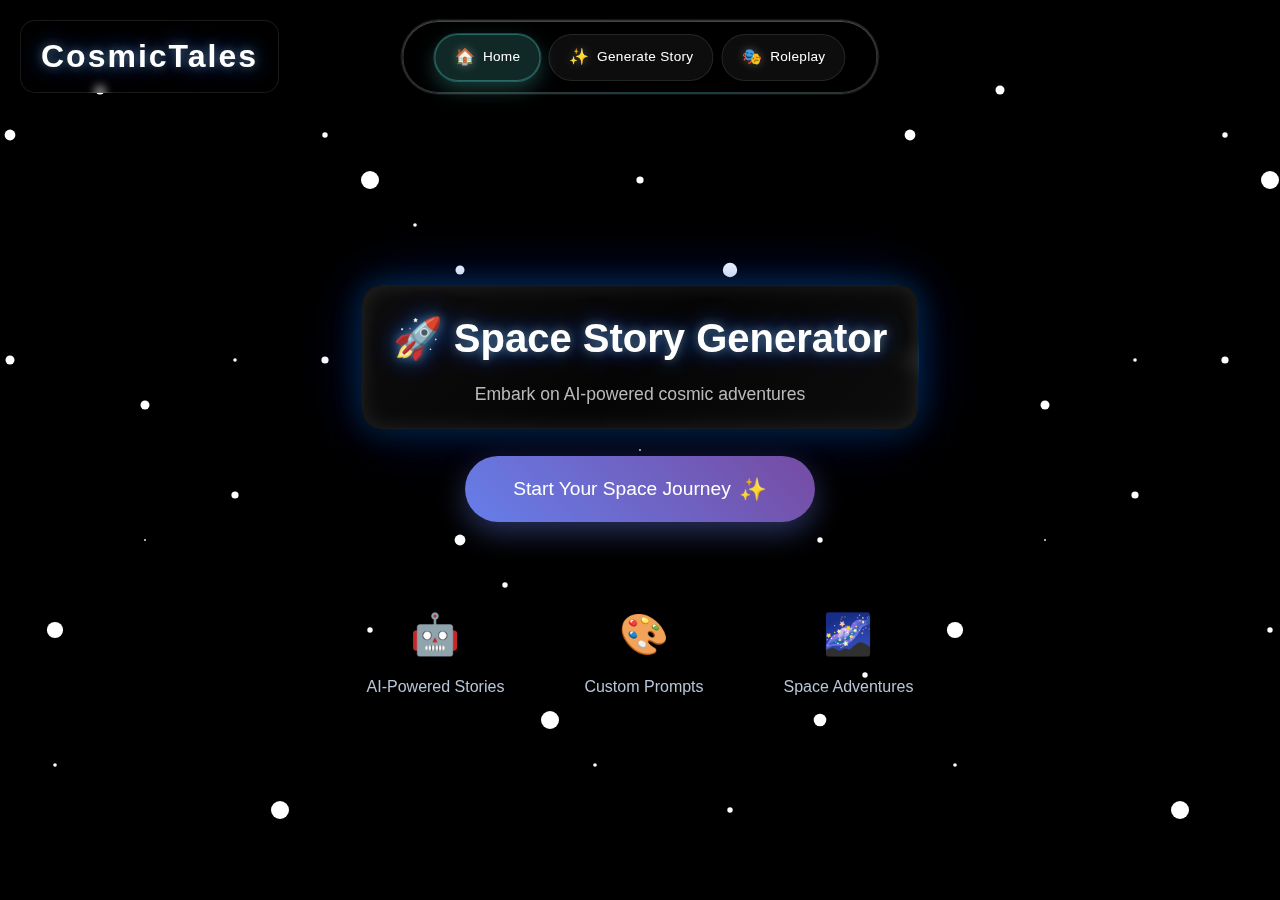
<file: cosmic-tales-JKJ/index.html>
<!DOCTYPE html>
<html lang="en">
<head>
    <meta charset="UTF-8">
    <meta name="viewport" content="width=device-width, initial-scale=1.0">
    <title>Space Story Generator - Home</title>
    <link rel="stylesheet" href="styles.css">
    <style>
        .brand-logo {
            position: fixed;
            top: 20px;
            left: 20px;
            z-index: 1000;
            font-family: 'Orbitron', 'Arial', sans-serif;
            font-size: 2rem;
            font-weight: 700;
            color: #ffffff;
            text-shadow: 
                0 0 10px rgba(255, 255, 255, 0.3),
                0 0 20px rgba(0, 150, 255, 0.5),
                0 0 30px rgba(0, 100, 255, 0.3);
            letter-spacing: 2px;
            animation: brandGlow 3s ease-in-out infinite alternate;
            background: rgba(0, 0, 0, 0.3);
            padding: 10px 20px;
            border-radius: 15px;
            backdrop-filter: blur(5px);
            border: 1px solid rgba(255, 255, 255, 0.1);
        }
        
        @keyframes brandGlow {
            0% {
                text-shadow: 
                    0 0 10px rgba(255, 255, 255, 0.3),
                    0 0 20px rgba(0, 150, 255, 0.5),
                    0 0 30px rgba(0, 100, 255, 0.3);
            }
            100% {
                text-shadow: 
                    0 0 15px rgba(255, 255, 255, 0.4),
                    0 0 25px rgba(0, 200, 255, 0.6),
                    0 0 35px rgba(0, 150, 255, 0.4);
            }
        }
        
        @media (max-width: 768px) {
            .brand-logo {
                font-size: 1.5rem;
                top: 15px;
                left: 15px;
                padding: 8px 15px;
            }
        }
        
        @media (max-width: 480px) {
            .brand-logo {
                font-size: 1.2rem;
                top: 10px;
                left: 10px;
                padding: 6px 12px;
                letter-spacing: 1px;
            }
        }
        
        .logo-container {
            background: rgba(0, 0, 0, 0.7);
            border-radius: 20px;
            padding: 20px 30px;
            margin: 20px auto;
            max-width: 600px;
            display: inline-block;
            box-shadow: 
                0 0 20px rgba(255, 255, 255, 0.1) inset,
                0 8px 32px rgba(0, 0, 0, 0.3),
                0 0 30px rgba(0, 150, 255, 0.3),
                0 0 60px rgba(0, 100, 255, 0.2),
                0 0 90px rgba(0, 50, 255, 0.1);
            backdrop-filter: blur(10px);
            border: 1px solid rgba(255, 255, 255, 0.1);
            position: relative;
            overflow: hidden;
            animation: glow 3s ease-in-out infinite alternate;
        }
        
        @keyframes glow {
            0% {
                box-shadow: 
                    0 0 20px rgba(255, 255, 255, 0.1) inset,
                    0 8px 32px rgba(0, 0, 0, 0.3),
                    0 0 30px rgba(0, 150, 255, 0.3),
                    0 0 60px rgba(0, 100, 255, 0.2),
                    0 0 90px rgba(0, 50, 255, 0.1);
            }
            100% {
                box-shadow: 
                    0 0 20px rgba(255, 255, 255, 0.1) inset,
                    0 8px 32px rgba(0, 0, 0, 0.3),
                    0 0 40px rgba(0, 200, 255, 0.4),
                    0 0 80px rgba(0, 150, 255, 0.3),
                    0 0 120px rgba(0, 100, 255, 0.2);
            }
        }
        .logo-container::before {
            content: '';
            position: absolute;
            top: 0;
            left: 0;
            right: 0;
            bottom: 0;
            background: linear-gradient(135deg, rgba(255, 255, 255, 0.05) 0%, rgba(255, 255, 255, 0.02) 50%, rgba(255, 255, 255, 0.05) 100%);
            border-radius: 20px;
            pointer-events: none;
        }
        .logo-container h1 {
            margin: 0;
            color: #ffffff;
            text-shadow: 
                0 0 10px rgba(255, 255, 255, 0.3),
                0 0 20px rgba(0, 150, 255, 0.5),
                0 0 30px rgba(0, 100, 255, 0.3),
                0 0 40px rgba(0, 50, 255, 0.2);
            font-size: 2.5rem;
            text-align: center;
            white-space: nowrap;
            animation: textGlow 2s ease-in-out infinite alternate;
        }
        
        @keyframes textGlow {
            0% {
                text-shadow: 
                    0 0 10px rgba(255, 255, 255, 0.3),
                    0 0 20px rgba(0, 150, 255, 0.5),
                    0 0 30px rgba(0, 100, 255, 0.3),
                    0 0 40px rgba(0, 50, 255, 0.2);
            }
            100% {
                text-shadow: 
                    0 0 15px rgba(255, 255, 255, 0.4),
                    0 0 25px rgba(0, 200, 255, 0.6),
                    0 0 35px rgba(0, 150, 255, 0.4),
                    0 0 45px rgba(0, 100, 255, 0.3);
            }
        }
        .logo-container .tagline {
            margin: 10px 0 0 0;
            color: #b8b8b8;
            text-align: center;
            font-size: 1.1rem;
        }
        @media (max-width: 768px) {
            .logo-container {
                padding: 15px 20px;
                margin: 15px auto;
                max-width: 90%;
            }
            .logo-container h1 {
                font-size: 2rem;
            }
            .logo-container .tagline {
                font-size: 1rem;
            }
        }
        @media (max-width: 480px) {
            .logo-container {
                padding: 12px 15px;
            }
            .logo-container h1 {
                font-size: 1.5rem;
            }
            .logo-container .tagline {
                font-size: 0.9rem;
            }
        }
    </style>
</head>
<body class="landing-page">
    <div class="brand-logo">CosmicTales</div>
    <div class="stars"></div>
    <div class="twinkling"></div>
    <div class="sparkles"></div>
    
    <!-- Floating Navigation Bar -->
    <nav class="floating-nav">
        <div class="nav-container">
            <a href="index.html" class="nav-link active" data-page="home">
                <span class="nav-icon">🏠</span>
                <span class="nav-text">Home</span>
            </a>
            <a href="generate.html" class="nav-link" data-page="generate">
                <span class="nav-icon">✨</span>
                <span class="nav-text">Generate Story</span>
            </a>
            <a href="shared.html" class="nav-link" data-page="shared">
                <span class="nav-icon">🎭</span>
                <span class="nav-text">Roleplay</span>
            </a>
        </div>
    </nav>
    
    <div class="landing-content">
        <div class="logo-container">
            <h1>🚀 Space Story Generator</h1>
            <p class="tagline">Embark on AI-powered cosmic adventures</p>
        </div>
        
        <div class="cta-section">
            <button class="start-button" onclick="startJourney()">
                <span class="button-text">Start Your Space Journey</span>
                <span class="button-icon">✨</span>
            </button>
        </div>
        
        <div class="features">
            <div class="feature">
                <span class="feature-icon">🤖</span>
                <p>AI-Powered Stories</p>
            </div>
            <div class="feature">
                <span class="feature-icon">🎨</span>
                <p>Custom Prompts</p>
            </div>
            <div class="feature">
                <span class="feature-icon">🌌</span>
                <p>Space Adventures</p>
            </div>
        </div>
    </div>

    <script src="config.js"></script>
    <script src="script.js"></script>
</body>
</html>
</file>
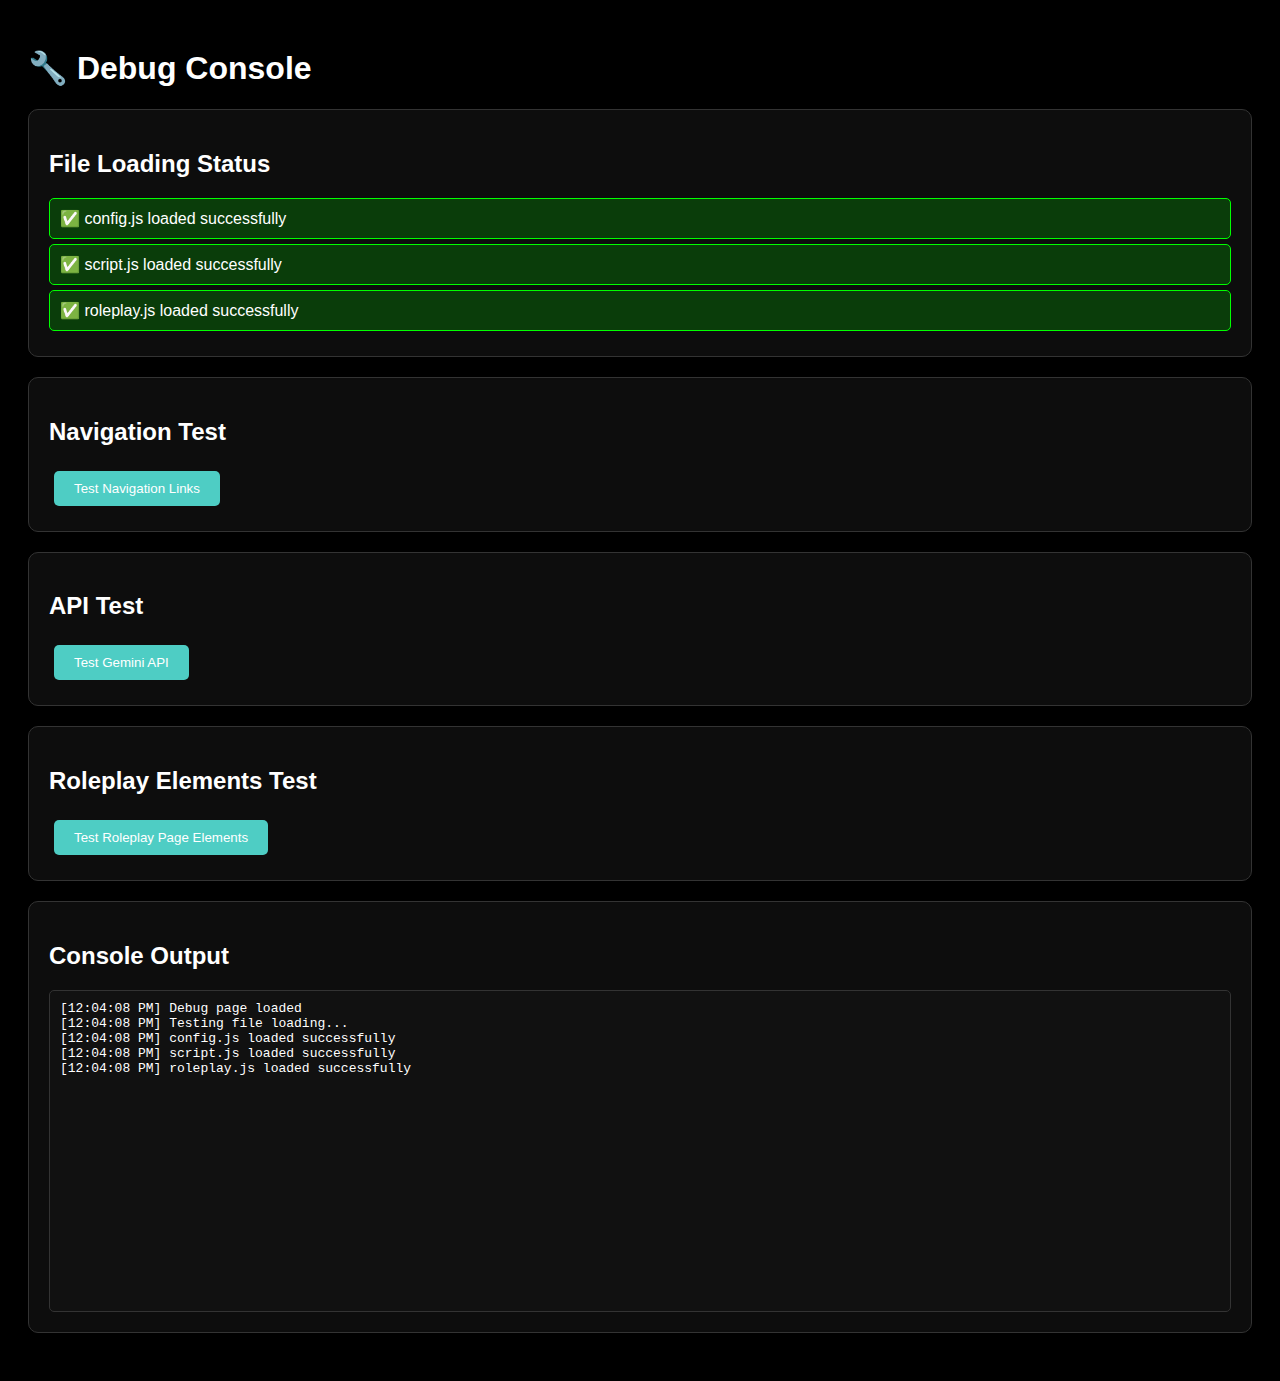
<file: cosmic-tales-JKJ/debug.html>
<!DOCTYPE html>
<html lang="en">
<head>
    <meta charset="UTF-8">
    <meta name="viewport" content="width=device-width, initial-scale=1.0">
    <title>Debug - Space Story Generator</title>
    <style>
        body {
            background: #000;
            color: #fff;
            font-family: Arial, sans-serif;
            padding: 20px;
        }
        .debug-section {
            margin: 20px 0;
            padding: 20px;
            border: 1px solid #333;
            border-radius: 10px;
            background: rgba(255, 255, 255, 0.05);
        }
        .status {
            padding: 10px;
            margin: 5px 0;
            border-radius: 5px;
        }
        .status.success { background: rgba(0, 255, 0, 0.2); border: 1px solid #0f0; }
        .status.error { background: rgba(255, 0, 0, 0.2); border: 1px solid #f00; }
        .status.warning { background: rgba(255, 255, 0, 0.2); border: 1px solid #ff0; }
        button {
            background: #4ecdc4;
            color: white;
            border: none;
            padding: 10px 20px;
            border-radius: 5px;
            cursor: pointer;
            margin: 5px;
        }
        .console {
            background: #111;
            padding: 10px;
            border-radius: 5px;
            font-family: monospace;
            height: 300px;
            overflow-y: auto;
            border: 1px solid #333;
        }
    </style>
</head>
<body>
    <h1>🔧 Debug Console</h1>
    
    <div class="debug-section">
        <h2>File Loading Status</h2>
        <div id="fileStatus"></div>
    </div>
    
    <div class="debug-section">
        <h2>Navigation Test</h2>
        <button onclick="testNavigation()">Test Navigation Links</button>
        <div id="navStatus"></div>
    </div>
    
    <div class="debug-section">
        <h2>API Test</h2>
        <button onclick="testAPI()">Test Gemini API</button>
        <div id="apiStatus"></div>
    </div>
    
    <div class="debug-section">
        <h2>Roleplay Elements Test</h2>
        <button onclick="testRoleplayElements()">Test Roleplay Page Elements</button>
        <div id="roleplayStatus"></div>
    </div>
    
    <div class="debug-section">
        <h2>Console Output</h2>
        <div id="console" class="console"></div>
    </div>

    <script src="config.js"></script>
    <script src="script.js"></script>
    <script src="roleplay.js"></script>
    <script>
        function log(message, type = 'info') {
            const console = document.getElementById('console');
            const timestamp = new Date().toLocaleTimeString();
            const color = type === 'error' ? '#ff6b6b' : type === 'success' ? '#4ecdc4' : '#ffffff';
            console.innerHTML += `<span style="color: ${color}">[${timestamp}] ${message}</span><br>`;
            console.scrollTop = console.scrollHeight;
        }
        
        function addStatus(elementId, message, type = 'success') {
            const element = document.getElementById(elementId);
            const status = document.createElement('div');
            status.className = `status ${type}`;
            status.textContent = message;
            element.appendChild(status);
        }
        
        // Test file loading
        function testFileLoading() {
            log('Testing file loading...');
            
            // Test config.js
            if (window.config) {
                addStatus('fileStatus', '✅ config.js loaded successfully', 'success');
                log('config.js loaded successfully');
            } else {
                addStatus('fileStatus', '❌ config.js failed to load', 'error');
                log('config.js failed to load', 'error');
            }
            
            // Test script.js
            if (typeof generateStory === 'function') {
                addStatus('fileStatus', '✅ script.js loaded successfully', 'success');
                log('script.js loaded successfully');
            } else {
                addStatus('fileStatus', '❌ script.js failed to load', 'error');
                log('script.js failed to load', 'error');
            }
            
            // Test roleplay.js
            if (typeof initializeRoleplay === 'function') {
                addStatus('fileStatus', '✅ roleplay.js loaded successfully', 'success');
                log('roleplay.js loaded successfully');
            } else {
                addStatus('fileStatus', '❌ roleplay.js failed to load', 'error');
                log('roleplay.js failed to load', 'error');
            }
        }
        
        // Test navigation
        function testNavigation() {
            log('Testing navigation...');
            
            const navLinks = document.querySelectorAll('.nav-link');
            if (navLinks.length > 0) {
                addStatus('navStatus', `✅ Found ${navLinks.length} navigation links`, 'success');
                log(`Found ${navLinks.length} navigation links`);
                
                navLinks.forEach((link, index) => {
                    const href = link.getAttribute('href');
                    const page = link.getAttribute('data-page');
                    log(`Link ${index + 1}: ${page} -> ${href}`);
                });
            } else {
                addStatus('navStatus', '❌ No navigation links found', 'error');
                log('No navigation links found', 'error');
            }
        }
        
        // Test API
        async function testAPI() {
            log('Testing API connection...');
            
            if (!window.config || !window.config.GEMINI_API_KEY) {
                addStatus('apiStatus', '❌ API key not found', 'error');
                log('API key not found', 'error');
                return;
            }
            
            try {
                const response = await fetch(`${window.config.endpoints[0]}?key=${window.config.GEMINI_API_KEY}`, {
                    method: 'POST',
                    headers: {
                        'Content-Type': 'application/json',
                    },
                    body: JSON.stringify({
                        contents: [{
                            parts: [{
                                text: "Write a very short space story (1 sentence)."
                            }]
                        }],
                        generationConfig: window.config.generationConfig,
                        safetySettings: window.config.safetySettings
                    })
                });
                
                if (response.ok) {
                    const data = await response.json();
                    if (data.candidates && data.candidates[0]) {
                        addStatus('apiStatus', '✅ API connection successful', 'success');
                        log('API connection successful');
                    } else {
                        addStatus('apiStatus', '⚠️ API responded but with unexpected format', 'warning');
                        log('API responded but with unexpected format', 'warning');
                    }
                } else {
                    addStatus('apiStatus', `❌ API error: ${response.status}`, 'error');
                    log(`API error: ${response.status}`, 'error');
                }
            } catch (error) {
                addStatus('apiStatus', `❌ API connection failed: ${error.message}`, 'error');
                log(`API connection failed: ${error.message}`, 'error');
            }
        }
        
        // Test roleplay elements
        function testRoleplayElements() {
            log('Testing roleplay elements...');
            
            // Test if we can access the roleplay page
            fetch('shared.html')
                .then(response => {
                    if (response.ok) {
                        addStatus('roleplayStatus', '✅ Roleplay page accessible', 'success');
                        log('Roleplay page accessible');
                        
                        // Test if roleplay functions exist
                        if (typeof characters !== 'undefined') {
                            addStatus('roleplayStatus', '✅ Characters defined', 'success');
                            log('Characters defined');
                        } else {
                            addStatus('roleplayStatus', '❌ Characters not defined', 'error');
                            log('Characters not defined', 'error');
                        }
                        
                        if (typeof gameState !== 'undefined') {
                            addStatus('roleplayStatus', '✅ Game state defined', 'success');
                            log('Game state defined');
                        } else {
                            addStatus('roleplayStatus', '❌ Game state not defined', 'error');
                            log('Game state not defined', 'error');
                        }
                    } else {
                        addStatus('roleplayStatus', `❌ Roleplay page not accessible: ${response.status}`, 'error');
                        log(`Roleplay page not accessible: ${response.status}`, 'error');
                    }
                })
                .catch(error => {
                    addStatus('roleplayStatus', `❌ Error accessing roleplay page: ${error.message}`, 'error');
                    log(`Error accessing roleplay page: ${error.message}`, 'error');
                });
        }
        
        // Initialize debug
        document.addEventListener('DOMContentLoaded', function() {
            log('Debug page loaded');
            testFileLoading();
        });
        
        // Global error handler
        window.addEventListener('error', function(e) {
            log(`JavaScript error: ${e.error}`, 'error');
        });
    </script>
</body>
</html>
</file>
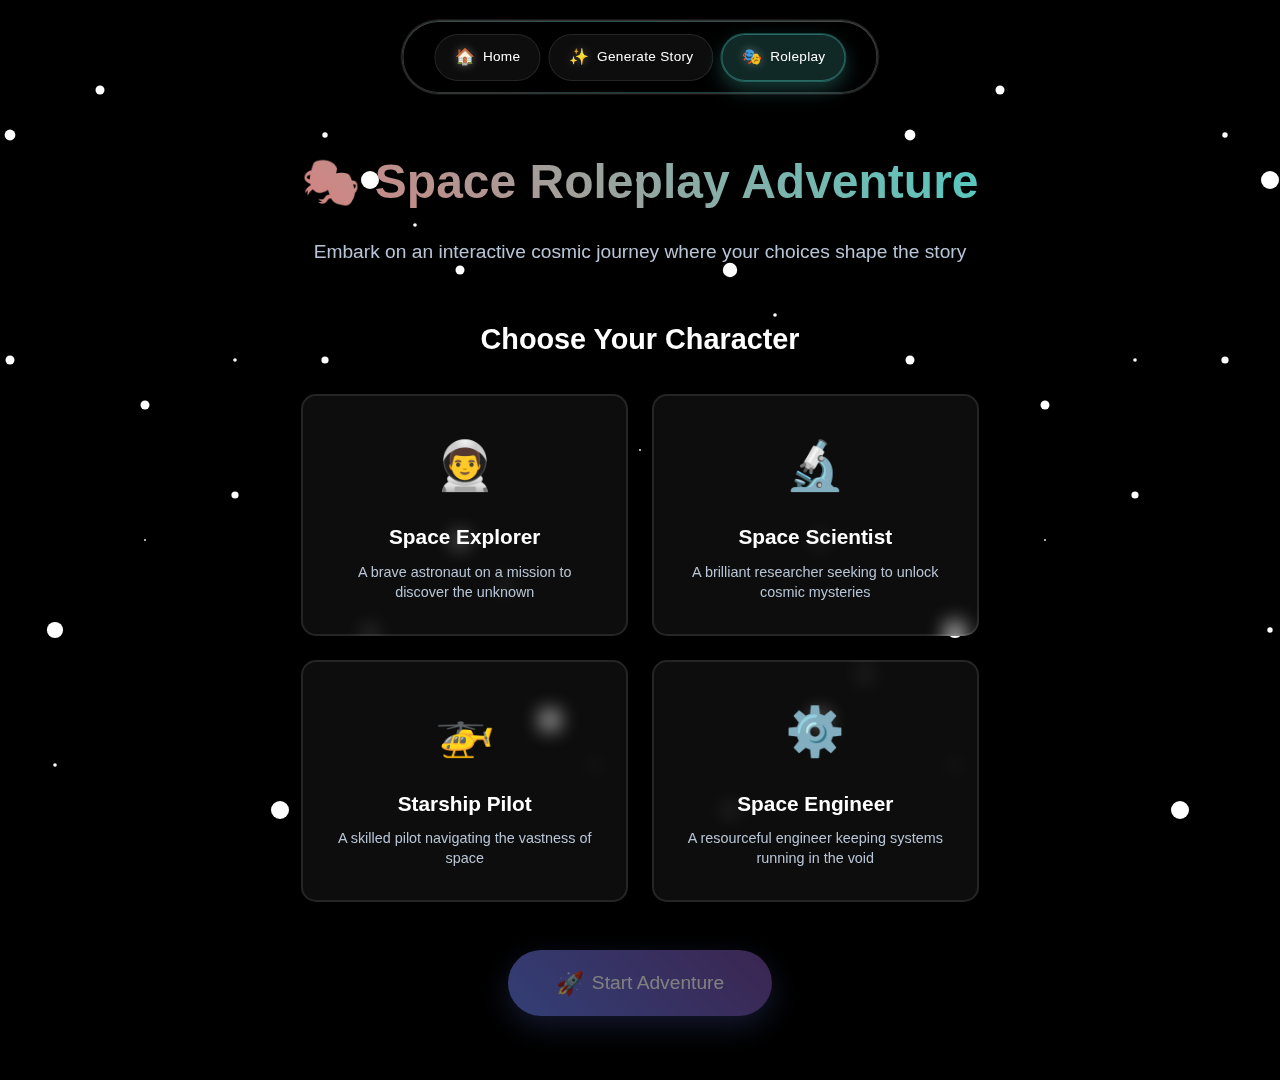
<file: cosmic-tales-JKJ/shared.html>
<!DOCTYPE html>
<html lang="en">
<head>
    <meta charset="UTF-8">
    <meta name="viewport" content="width=device-width, initial-scale=1.0">
    <title>Space Story Generator - Roleplay Adventure</title>
    <link rel="stylesheet" href="styles.css">
</head>
<body class="roleplay-page" style="background: #000000; min-height: 100vh; padding-top: 80px;">
    <div class="stars"></div>
    <div class="twinkling"></div>
    <div class="sparkles"></div>
    
    <!-- Floating Navigation Bar -->
    <nav class="floating-nav">
        <div class="nav-container">
            <a href="index.html" class="nav-link" data-page="home">
                <span class="nav-icon">🏠</span>
                <span class="nav-text">Home</span>
            </a>
            <a href="generate.html" class="nav-link" data-page="generate">
                <span class="nav-icon">✨</span>
                <span class="nav-text">Generate Story</span>
            </a>
            <a href="shared.html" class="nav-link active" data-page="shared">
                <span class="nav-icon">🎭</span>
                <span class="nav-text">Roleplay</span>
            </a>
        </div>
    </nav>

    <main class="roleplay-container">
        <!-- Welcome Screen -->
        <div id="welcomeScreen" class="welcome-screen">
            <div class="welcome-content">
                <h1>🎭 Space Roleplay Adventure</h1>
                <p class="welcome-subtitle">Embark on an interactive cosmic journey where your choices shape the story</p>
                
                <div class="character-selection">
                    <h2>Choose Your Character</h2>
                    <div class="character-grid">
                        <div class="character-card" data-character="astronaut">
                            <div class="character-icon">👨‍🚀</div>
                            <h3>Space Explorer</h3>
                            <p>A brave astronaut on a mission to discover the unknown</p>
                        </div>
                        <div class="character-card" data-character="scientist">
                            <div class="character-icon">🔬</div>
                            <h3>Space Scientist</h3>
                            <p>A brilliant researcher seeking to unlock cosmic mysteries</p>
                        </div>
                        <div class="character-card" data-character="pilot">
                            <div class="character-icon">🚁</div>
                            <h3>Starship Pilot</h3>
                            <p>A skilled pilot navigating the vastness of space</p>
                        </div>
                        <div class="character-card" data-character="engineer">
                            <div class="character-icon">⚙️</div>
                            <h3>Space Engineer</h3>
                            <p>A resourceful engineer keeping systems running in the void</p>
                        </div>
                    </div>
                </div>
                
                <button class="start-adventure-btn" onclick="startAdventure()" disabled>
                    <span class="button-icon">🚀</span>
                    Start Adventure
                </button>
            </div>
        </div>

        <!-- Game Screen -->
        <div id="gameScreen" class="game-screen" style="display: none;">
            <div class="game-header">
                <div class="character-info">
                    <span id="characterIcon" class="character-icon-small"></span>
                    <span id="characterName" class="character-name"></span>
                </div>
                <div class="game-controls">
                    <button class="control-btn" onclick="restartGame()">
                        <span class="button-icon">🔄</span>
                        New Story
                    </button>
                    <button class="control-btn" onclick="showWelcome()">
                        <span class="button-icon">🏠</span>
                        Menu
                    </button>
                </div>
            </div>

            <div class="story-display">
                <div id="storyContent" class="story-content">
                    <!-- Story content will be displayed here -->
                </div>
                
                <div id="choicesContainer" class="choices-container">
                    <!-- Choices will be displayed here -->
                </div>
            </div>

            <div id="loadingIndicator" class="loading-indicator" style="display: none;">
                <div class="spinner"></div>
                <p>Generating your adventure...</p>
            </div>
        </div>
    </main>

    <script src="config.js"></script>
    <script src="script.js"></script>
    <script src="roleplay.js"></script>
    <script>
        // Enhanced error handling and initialization
        window.addEventListener('error', function(e) {
            console.error('JavaScript error:', e.error);
        });
        
        // Ensure roleplay functionality works
        document.addEventListener('DOMContentLoaded', function() {
            console.log('Roleplay page loaded, initializing...');
            
            // Check if all required elements exist
            const welcomeScreen = document.getElementById('welcomeScreen');
            const gameScreen = document.getElementById('gameScreen');
            const characterCards = document.querySelectorAll('.character-card');
            const startBtn = document.querySelector('.start-adventure-btn');
            
            console.log('Elements found:', {
                welcomeScreen: !!welcomeScreen,
                gameScreen: !!gameScreen,
                characterCards: characterCards.length,
                startBtn: !!startBtn
            });
            
            // Initialize character selection if not already done
            if (characterCards.length > 0) {
                characterCards.forEach(card => {
                    card.addEventListener('click', function() {
                        console.log('Character clicked:', this.dataset.character);
                        
                        // Remove previous selection
                        document.querySelectorAll('.character-card').forEach(c => c.classList.remove('selected'));
                        
                        // Add selection
                        this.classList.add('selected');
                        
                        // Enable start button
                        if (startBtn) {
                            startBtn.disabled = false;
                            console.log('Start button enabled');
                        }
                    });
                });
                console.log('Character selection initialized');
            }
            
            // Ensure start adventure function exists
            if (typeof startAdventure === 'undefined') {
                console.error('startAdventure function not found!');
                // Create a fallback
                window.startAdventure = function() {
                    console.log('Fallback startAdventure called');
                    alert('Roleplay functionality is loading... Please try again.');
                };
            }
            
            // Ensure restart and menu functions exist
            if (typeof restartGame === 'undefined') {
                window.restartGame = function() {
                    console.log('Fallback restartGame called');
                    location.reload();
                };
            }
            
            if (typeof showWelcome === 'undefined') {
                window.showWelcome = function() {
                    console.log('Fallback showWelcome called');
                    location.reload();
                };
            }
            
            console.log('Roleplay initialization complete');
        });
    </script>
</body>
</html>
</file>
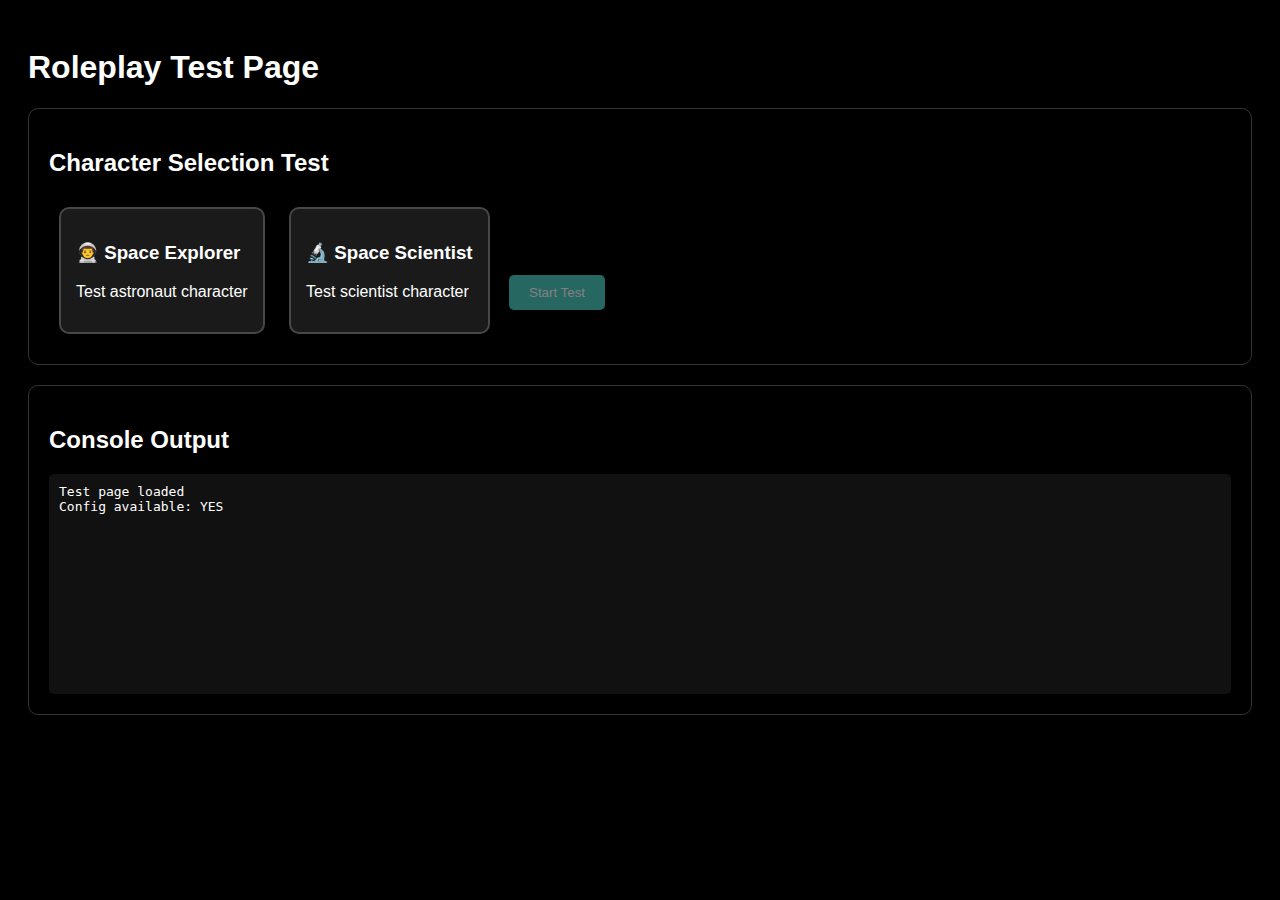
<file: cosmic-tales-JKJ/test-roleplay.html>
<!DOCTYPE html>
<html lang="en">
<head>
    <meta charset="UTF-8">
    <meta name="viewport" content="width=device-width, initial-scale=1.0">
    <title>Roleplay Test</title>
    <style>
        body {
            background: #000;
            color: #fff;
            font-family: Arial, sans-serif;
            padding: 20px;
        }
        .test-section {
            margin: 20px 0;
            padding: 20px;
            border: 1px solid #333;
            border-radius: 10px;
        }
        .character-card {
            background: rgba(255, 255, 255, 0.1);
            border: 2px solid rgba(255, 255, 255, 0.2);
            border-radius: 10px;
            padding: 15px;
            margin: 10px;
            cursor: pointer;
            display: inline-block;
        }
        .character-card.selected {
            border-color: #4ecdc4;
            background: rgba(78, 205, 196, 0.2);
        }
        button {
            background: #4ecdc4;
            color: white;
            border: none;
            padding: 10px 20px;
            border-radius: 5px;
            cursor: pointer;
            margin: 5px;
        }
        button:disabled {
            opacity: 0.5;
            cursor: not-allowed;
        }
    </style>
</head>
<body>
    <h1>Roleplay Test Page</h1>
    
    <div class="test-section">
        <h2>Character Selection Test</h2>
        <div class="character-card" data-character="astronaut">
            <h3>👨‍🚀 Space Explorer</h3>
            <p>Test astronaut character</p>
        </div>
        <div class="character-card" data-character="scientist">
            <h3>🔬 Space Scientist</h3>
            <p>Test scientist character</p>
        </div>
        <button id="startBtn" onclick="testStart()" disabled>Start Test</button>
    </div>
    
    <div class="test-section">
        <h2>Console Output</h2>
        <div id="console" style="background: #111; padding: 10px; border-radius: 5px; font-family: monospace; height: 200px; overflow-y: auto;"></div>
    </div>

    <script src="config.js"></script>
    <script>
        // Simple test functions
        function log(message) {
            const console = document.getElementById('console');
            console.innerHTML += message + '<br>';
            console.scrollTop = console.scrollHeight;
        }
        
        let selectedCharacter = null;
        
        // Add character selection
        document.querySelectorAll('.character-card').forEach(card => {
            card.addEventListener('click', function() {
                log('Character clicked: ' + this.dataset.character);
                
                // Remove previous selection
                document.querySelectorAll('.character-card').forEach(c => c.classList.remove('selected'));
                
                // Add selection
                this.classList.add('selected');
                selectedCharacter = this.dataset.character;
                
                // Enable start button
                document.getElementById('startBtn').disabled = false;
                
                log('Character selected: ' + selectedCharacter);
            });
        });
        
        function testStart() {
            if (!selectedCharacter) {
                log('ERROR: No character selected!');
                return;
            }
            
            log('Starting test with character: ' + selectedCharacter);
            log('Config loaded: ' + (window.config ? 'YES' : 'NO'));
            
            // Test API call
            testAPICall();
        }
        
        async function testAPICall() {
            try {
                log('Testing API call...');
                const response = await fetch(`${window.config.endpoints[0]}?key=${window.config.GEMINI_API_KEY}`, {
                    method: 'POST',
                    headers: {
                        'Content-Type': 'application/json',
                    },
                    body: JSON.stringify({
                        contents: [{
                            parts: [{
                                text: "Write a very short space story (2 sentences) about an astronaut discovering something amazing."
                            }]
                        }],
                        generationConfig: window.config.generationConfig,
                        safetySettings: window.config.safetySettings
                    })
                });
                
                if (!response.ok) {
                    throw new Error(`HTTP ${response.status}`);
                }
                
                const data = await response.json();
                log('API Response received: ' + (data.candidates ? 'SUCCESS' : 'FAILED'));
                
                if (data.candidates && data.candidates[0] && data.candidates[0].content) {
                    const text = data.candidates[0].content.parts[0].text;
                    log('Story generated: ' + text.substring(0, 100) + '...');
                } else {
                    log('ERROR: Invalid API response format');
                }
                
            } catch (error) {
                log('ERROR: ' + error.message);
            }
        }
        
        // Log initial state
        log('Test page loaded');
        log('Config available: ' + (window.config ? 'YES' : 'NO'));
    </script>
</body>
</html>
</file>
<file: cosmic-tales-JKJ/styles.css>
/* Reset and Base Styles */
* {
    margin: 0;
    padding: 0;
    box-sizing: border-box;
}

body {
    font-family: 'Segoe UI', Tahoma, Geneva, Verdana, sans-serif;
    line-height: 1.6;
    color: #ffffff;
    overflow-x: hidden;
    min-height: 100vh;
}

/* Animated Space Background */
.stars, .twinkling, .sparkles {
    position: fixed;
    top: 0;
    left: 0;
    width: 100%;
    height: 100%;
    z-index: -1;
}

.stars {
    background: #000 url('data:image/svg+xml,<svg xmlns="http://www.w3.org/2000/svg" viewBox="0 0 100 100"><circle cx="20" cy="20" r="1" fill="white"/><circle cx="80" cy="40" r="0.5" fill="white"/><circle cx="40" cy="80" r="1" fill="white"/><circle cx="90" cy="10" r="0.5" fill="white"/><circle cx="10" cy="90" r="1" fill="white"/><circle cx="60" cy="30" r="0.8" fill="white"/><circle cx="30" cy="60" r="0.6" fill="white"/><circle cx="70" cy="80" r="0.7" fill="white"/><circle cx="15" cy="40" r="0.4" fill="white"/><circle cx="85" cy="70" r="0.9" fill="white"/></svg>') repeat top center;
    animation: move-stars 200s linear infinite;
}

.twinkling {
    background: transparent url('data:image/svg+xml,<svg xmlns="http://www.w3.org/2000/svg" viewBox="0 0 100 100"><circle cx="30" cy="30" r="0.5" fill="white"/><circle cx="70" cy="60" r="0.3" fill="white"/><circle cx="50" cy="20" r="0.4" fill="white"/><circle cx="20" cy="70" r="0.3" fill="white"/><circle cx="80" cy="15" r="0.6" fill="white"/><circle cx="45" cy="85" r="0.2" fill="white"/><circle cx="95" cy="45" r="0.5" fill="white"/><circle cx="5" cy="55" r="0.4" fill="white"/></svg>') repeat top center;
    animation: twinkle 4s ease-in-out infinite;
}

.sparkles {
    background: transparent url('data:image/svg+xml,<svg xmlns="http://www.w3.org/2000/svg" viewBox="0 0 100 100"><circle cx="25" cy="25" r="0.2" fill="white"/><circle cx="75" cy="75" r="0.3" fill="white"/><circle cx="50" cy="50" r="0.1" fill="white"/><circle cx="10" cy="90" r="0.4" fill="white"/><circle cx="90" cy="10" r="0.2" fill="white"/><circle cx="35" cy="65" r="0.3" fill="white"/><circle cx="65" cy="35" r="0.2" fill="white"/><circle cx="15" cy="15" r="0.3" fill="white"/><circle cx="85" cy="85" r="0.2" fill="white"/><circle cx="40" cy="10" r="0.1" fill="white"/><circle cx="60" cy="90" r="0.3" fill="white"/><circle cx="5" cy="40" r="0.2" fill="white"/><circle cx="95" cy="60" r="0.1" fill="white"/></svg>') repeat top center;
    animation: sparkle 3s ease-in-out infinite;
}

@keyframes move-stars {
    from { transform: translateY(0px); }
    to { transform: translateY(-2000px); }
}

@keyframes twinkle {
    0%, 100% { opacity: 0.3; }
    50% { opacity: 1; }
}

@keyframes sparkle {
    0%, 100% { opacity: 0.2; transform: scale(1); }
    50% { opacity: 0.8; transform: scale(1.2); }
}

/* Landing Page Styles */
.landing-page {
    display: flex;
    align-items: center;
    justify-content: center;
    min-height: 100vh;
    background: #000000;
    padding-top: 80px; /* Space for floating navigation */
}

.landing-content {
    text-align: center;
    max-width: 800px;
    padding: 2rem;
    z-index: 1;
}

.logo h1 {
    font-size: 3.5rem;
    margin-bottom: 1rem;
    background: linear-gradient(45deg, #ff6b6b, #4ecdc4, #45b7d1, #96ceb4);
    background-size: 400% 400%;
    -webkit-background-clip: text;
    -webkit-text-fill-color: transparent;
    background-clip: text;
    animation: gradient-shift 3s ease-in-out infinite;
}

@keyframes gradient-shift {
    0%, 100% { background-position: 0% 50%; }
    50% { background-position: 100% 50%; }
}

.tagline {
    font-size: 1.3rem;
    color: #b8c5d6;
    margin-bottom: 3rem;
    font-weight: 300;
}

.cta-section {
    margin-bottom: 4rem;
}

.start-button {
    background: linear-gradient(45deg, #667eea 0%, #764ba2 100%);
    border: none;
    padding: 1.2rem 3rem;
    font-size: 1.2rem;
    color: white;
    border-radius: 50px;
    cursor: pointer;
    transition: all 0.3s ease;
    box-shadow: 0 10px 30px rgba(102, 126, 234, 0.4);
    display: flex;
    align-items: center;
    gap: 0.5rem;
    margin: 0 auto;
}

.start-button:hover {
    transform: translateY(-3px);
    box-shadow: 0 15px 40px rgba(102, 126, 234, 0.6);
}

.button-icon {
    font-size: 1.4rem;
}

.features {
    display: flex;
    justify-content: center;
    gap: 3rem;
    flex-wrap: wrap;
}

.feature {
    text-align: center;
    padding: 1rem;
}

.feature-icon {
    font-size: 2.5rem;
    display: block;
    margin-bottom: 0.5rem;
}

.feature p {
    color: #b8c5d6;
    font-size: 1rem;
}

/* Floating Navigation Bar */
.floating-nav {
    position: fixed;
    top: 20px;
    left: 50%;
    transform: translateX(-50%);
    background: rgba(0, 0, 0, 0.8);
    backdrop-filter: blur(20px);
    border-radius: 50px;
    z-index: 1000;
    padding: 0.8rem 2rem;
    box-shadow: 
        0 8px 32px rgba(0, 0, 0, 0.6),
        0 0 0 1px rgba(255, 255, 255, 0.1),
        inset 0 1px 0 rgba(255, 255, 255, 0.1);
    border: 1px solid rgba(255, 255, 255, 0.2);
    isolation: isolate;
}

.floating-nav::before {
    content: '';
    position: absolute;
    inset: 0;
    border-radius: 50px;
    padding: 1px;
    background: linear-gradient(45deg, 
        rgba(255, 255, 255, 0.2), 
        rgba(78, 205, 196, 0.3), 
        rgba(255, 255, 255, 0.2));
    mask: linear-gradient(#fff 0 0) content-box, linear-gradient(#fff 0 0);
    mask-composite: exclude;
    -webkit-mask: linear-gradient(#fff 0 0) content-box, linear-gradient(#fff 0 0);
    -webkit-mask-composite: xor;
}

.nav-container {
    display: flex;
    gap: 0.5rem;
    align-items: center;
}

.nav-link {
    position: relative;
    display: flex;
    align-items: center;
    gap: 0.5rem;
    padding: 0.6rem 1.2rem;
    color: #ffffff;
    text-decoration: none;
    border-radius: 25px;
    transition: all 0.3s ease;
    background: rgba(255, 255, 255, 0.05);
    border: 1px solid rgba(255, 255, 255, 0.1);
    font-weight: 500;
    font-size: 0.85rem;
    letter-spacing: 0.3px;
    white-space: nowrap;
}

.nav-link:hover {
    color: #ffffff;
    background: rgba(255, 255, 255, 0.15);
    transform: translateY(-2px);
    box-shadow: 
        0 8px 20px rgba(255, 255, 255, 0.2),
        0 0 0 1px rgba(255, 255, 255, 0.2);
}

.nav-link.active {
    color: #ffffff;
    background: rgba(78, 205, 196, 0.2);
    border: 1px solid rgba(78, 205, 196, 0.4);
    box-shadow: 
        0 8px 20px rgba(78, 205, 196, 0.3),
        0 0 0 1px rgba(78, 205, 196, 0.3);
}

.nav-icon {
    font-size: 1rem;
    filter: drop-shadow(0 0 5px rgba(255, 255, 255, 0.3));
}

.nav-text {
    font-weight: 500;
    font-size: 0.85rem;
    letter-spacing: 0.3px;
}

/* Story Page Styles */
.story-page {
    background: #000000;
    min-height: 100vh;
    padding-top: 80px; /* Space for floating navigation */
}

/* Shared Stories Page Styles */
.shared-page {
    background: #000000;
    min-height: 100vh;
    padding-top: 80px; /* Space for floating navigation */
}

.shared-container {
    max-width: 1200px;
    margin: 2rem auto;
    padding: 0 2rem;
}

.shared-header {
    text-align: center;
    margin-bottom: 3rem;
}

.shared-header h1 {
    font-size: 2.5rem;
    margin-bottom: 1rem;
    background: linear-gradient(45deg, #ff6b6b, #4ecdc4, #45b7d1);
    -webkit-background-clip: text;
    -webkit-text-fill-color: transparent;
    background-clip: text;
}

.shared-header p {
    font-size: 1.2rem;
    color: #b8c5d6;
    font-weight: 300;
}

.stories-grid {
    display: grid;
    grid-template-columns: repeat(auto-fit, minmax(300px, 1fr));
    gap: 2rem;
    margin-bottom: 3rem;
}

.story-item {
    transition: transform 0.3s ease;
}

.story-item:hover {
    transform: translateY(-5px);
}

.story-card-shared {
    background: rgba(255, 255, 255, 0.1);
    backdrop-filter: blur(15px);
    border-radius: 20px;
    padding: 1.5rem;
    box-shadow: 0 20px 40px rgba(0, 0, 0, 0.3);
    border: 1px solid rgba(255, 255, 255, 0.2);
    height: 100%;
    display: flex;
    flex-direction: column;
}

.story-meta {
    display: flex;
    justify-content: space-between;
    align-items: center;
    margin-bottom: 1rem;
    font-size: 0.9rem;
}

.story-author {
    color: #4ecdc4;
    font-weight: 600;
}

.story-date {
    color: #b8c5d6;
    font-size: 0.8rem;
}

.story-card-shared h3 {
    font-size: 1.3rem;
    margin-bottom: 1rem;
    color: #ffffff;
    line-height: 1.4;
}

.story-preview {
    color: #e8f4f8;
    line-height: 1.6;
    margin-bottom: 1.5rem;
    flex-grow: 1;
    display: -webkit-box;
    -webkit-line-clamp: 4;
    -webkit-box-orient: vertical;
    overflow: hidden;
}

.story-stats {
    display: flex;
    gap: 1rem;
    margin-top: auto;
}

.stat {
    color: #b8c5d6;
    font-size: 0.9rem;
    cursor: pointer;
    transition: color 0.3s ease;
}

.stat:hover {
    color: #4ecdc4;
}

.load-more-section {
    text-align: center;
    margin-top: 2rem;
}

.load-more-btn {
    background: linear-gradient(45deg, #667eea 0%, #764ba2 100%);
    border: none;
    padding: 1rem 2.5rem;
    color: white;
    border-radius: 50px;
    cursor: pointer;
    transition: all 0.3s ease;
    font-size: 1rem;
    display: flex;
    align-items: center;
    gap: 0.5rem;
    margin: 0 auto;
    box-shadow: 0 5px 15px rgba(102, 126, 234, 0.3);
}

.load-more-btn:hover {
    transform: translateY(-2px);
    box-shadow: 0 8px 25px rgba(102, 126, 234, 0.5);
}

.story-container {
    max-width: 1000px;
    margin: 2rem auto;
    padding: 0 2rem;
}

.story-card {
    background: rgba(255, 255, 255, 0.1);
    backdrop-filter: blur(15px);
    border-radius: 20px;
    padding: 2rem;
    box-shadow: 0 20px 40px rgba(0, 0, 0, 0.3);
    border: 1px solid rgba(255, 255, 255, 0.2);
}

.story-header-card {
    text-align: center;
    margin-bottom: 2rem;
}

.story-header-card h2 {
    font-size: 2rem;
    margin-bottom: 1rem;
    color: #ffffff;
}

.loading-indicator {
    display: flex;
    flex-direction: column;
    align-items: center;
    gap: 1rem;
    padding: 2rem;
}

.spinner {
    width: 40px;
    height: 40px;
    border: 4px solid rgba(255, 255, 255, 0.3);
    border-top: 4px solid #4ecdc4;
    border-radius: 50%;
    animation: spin 1s linear infinite;
}

@keyframes spin {
    0% { transform: rotate(0deg); }
    100% { transform: rotate(360deg); }
}

.story-content {
    background: rgba(0, 0, 0, 0.3);
    border-radius: 15px;
    padding: 2rem;
    margin-bottom: 2rem;
    min-height: 200px;
    line-height: 1.8;
    font-size: 1.1rem;
    color: #e8f4f8;
    border: 1px solid rgba(255, 255, 255, 0.1);
}

.story-actions {
    display: flex;
    gap: 1rem;
    justify-content: center;
    flex-wrap: wrap;
}

.action-button {
    background: linear-gradient(45deg, #667eea 0%, #764ba2 100%);
    border: none;
    padding: 1rem 2rem;
    color: white;
    border-radius: 50px;
    cursor: pointer;
    transition: all 0.3s ease;
    font-size: 1rem;
    display: flex;
    align-items: center;
    gap: 0.5rem;
    box-shadow: 0 5px 15px rgba(102, 126, 234, 0.3);
}

.action-button:hover:not(:disabled) {
    transform: translateY(-2px);
    box-shadow: 0 8px 25px rgba(102, 126, 234, 0.5);
}

.action-button:disabled {
    opacity: 0.5;
    cursor: not-allowed;
}

.regenerate-btn {
    background: linear-gradient(45deg, #ff6b6b, #ee5a24);
}

.custom-btn {
    background: linear-gradient(45deg, #4ecdc4, #44a08d);
}

.share-btn {
    background: linear-gradient(45deg, #a8edea, #fed6e3);
    color: #333;
}

/* Modal Styles */
.modal {
    display: none;
    position: fixed;
    z-index: 1000;
    left: 0;
    top: 0;
    width: 100%;
    height: 100%;
    background-color: rgba(0, 0, 0, 0.8);
    backdrop-filter: blur(5px);
}

.modal-content {
    background: rgba(26, 26, 46, 0.95);
    backdrop-filter: blur(15px);
    margin: 10% auto;
    padding: 0;
    border-radius: 20px;
    width: 90%;
    max-width: 500px;
    border: 1px solid rgba(255, 255, 255, 0.2);
    box-shadow: 0 25px 50px rgba(0, 0, 0, 0.5);
}

.modal-header {
    padding: 1.5rem 2rem;
    border-bottom: 1px solid rgba(255, 255, 255, 0.1);
    display: flex;
    justify-content: space-between;
    align-items: center;
}

.modal-header h3 {
    color: #ffffff;
    font-size: 1.3rem;
}

.close-button {
    background: none;
    border: none;
    color: #b8c5d6;
    font-size: 1.5rem;
    cursor: pointer;
    padding: 0;
    width: 30px;
    height: 30px;
    display: flex;
    align-items: center;
    justify-content: center;
    border-radius: 50%;
    transition: all 0.3s ease;
}

.close-button:hover {
    background: rgba(255, 255, 255, 0.1);
    color: #ffffff;
}

.modal-body {
    padding: 2rem;
}

.modal-body p {
    margin-bottom: 1rem;
    color: #b8c5d6;
}

#customPrompt {
    width: 100%;
    padding: 1rem;
    border: 1px solid rgba(255, 255, 255, 0.2);
    border-radius: 10px;
    background: rgba(0, 0, 0, 0.3);
    color: #ffffff;
    font-size: 1rem;
    resize: vertical;
    margin-bottom: 1.5rem;
}

#customPrompt:focus {
    outline: none;
    border-color: #4ecdc4;
    box-shadow: 0 0 0 2px rgba(78, 205, 196, 0.2);
}

.modal-actions {
    display: flex;
    gap: 1rem;
    justify-content: flex-end;
}

.modal-button {
    padding: 0.8rem 1.5rem;
    border: none;
    border-radius: 25px;
    cursor: pointer;
    font-size: 1rem;
    transition: all 0.3s ease;
}

.cancel-btn {
    background: rgba(255, 255, 255, 0.1);
    color: #b8c5d6;
}

.cancel-btn:hover {
    background: rgba(255, 255, 255, 0.2);
    color: #ffffff;
}

.generate-btn {
    background: linear-gradient(45deg, #4ecdc4, #44a08d);
    color: white;
}

.generate-btn:hover {
    transform: translateY(-2px);
    box-shadow: 0 5px 15px rgba(78, 205, 196, 0.4);
}

.success-modal .modal-content {
    background: rgba(44, 160, 141, 0.95);
}

.success-modal .modal-header h3 {
    color: #ffffff;
}

.success-modal .modal-body p {
    color: #ffffff;
    text-align: center;
    font-size: 1.1rem;
}

.success-modal .modal-button {
    background: rgba(255, 255, 255, 0.2);
    color: white;
    margin: 0 auto;
    display: block;
}

.success-modal .modal-button:hover {
    background: rgba(255, 255, 255, 0.3);
}

/* Responsive Design */
@media (max-width: 768px) {
    .floating-nav {
        top: 15px;
        padding: 0.6rem 1.5rem;
    }
    
    .nav-container {
        gap: 0.3rem;
    }
    
    .nav-link {
        padding: 0.5rem 1rem;
    }
    
    .nav-text {
        display: none; /* Hide text on mobile, show only icons */
    }
    
    .logo h1 {
        font-size: 2.5rem;
    }
    
    .tagline {
        font-size: 1.1rem;
    }
    
    .features {
        gap: 2rem;
    }
    
    .story-actions {
        flex-direction: column;
        align-items: center;
    }
    
    .action-button {
        width: 100%;
        max-width: 300px;
        justify-content: center;
    }
    
    .modal-content {
        margin: 20% auto;
        width: 95%;
    }
    
    .modal-actions {
        flex-direction: column;
    }
    
    .modal-button {
        width: 100%;
    }
    
    /* Shared Stories Mobile Styles */
    .shared-header h1 {
        font-size: 2rem;
    }
    
    .shared-header p {
        font-size: 1rem;
    }
    
    .stories-grid {
        grid-template-columns: 1fr;
        gap: 1.5rem;
    }
    
    .story-card-shared {
        padding: 1rem;
    }
    
    .story-card-shared h3 {
        font-size: 1.1rem;
    }
    
    .story-preview {
        -webkit-line-clamp: 3;
    }
}

@media (max-width: 480px) {
    .landing-content {
        padding: 1rem;
    }
    
    .logo h1 {
        font-size: 2rem;
    }
    
    .start-button {
        padding: 1rem 2rem;
        font-size: 1rem;
    }
    
    .story-card {
        padding: 1.5rem;
    }
    
    .story-content {
        padding: 1.5rem;
        font-size: 1rem;
    }
}

/* Roleplay Page Styles */
.roleplay-page {
    min-height: 100vh;
    background: #000000;
    padding-top: 80px;
}

.roleplay-container {
    max-width: 1200px;
    margin: 0 auto;
    padding: 2rem;
    min-height: calc(100vh - 80px);
}

/* Welcome Screen Styles */
.welcome-screen {
    display: flex;
    align-items: center;
    justify-content: center;
    min-height: calc(100vh - 80px);
}

.welcome-content {
    text-align: center;
    max-width: 900px;
    padding: 2rem;
}

.welcome-content h1 {
    font-size: 3rem;
    margin-bottom: 1rem;
    background: linear-gradient(45deg, #ff6b6b, #4ecdc4, #45b7d1, #96ceb4);
    background-size: 400% 400%;
    -webkit-background-clip: text;
    -webkit-text-fill-color: transparent;
    background-clip: text;
    animation: gradient-shift 3s ease-in-out infinite;
}

.welcome-subtitle {
    font-size: 1.2rem;
    color: #b8c5d6;
    margin-bottom: 3rem;
    font-weight: 300;
}

.character-selection {
    margin-bottom: 3rem;
}

.character-selection h2 {
    font-size: 1.8rem;
    margin-bottom: 2rem;
    color: #ffffff;
}

.character-grid {
    display: grid;
    grid-template-columns: repeat(auto-fit, minmax(250px, 1fr));
    gap: 1.5rem;
    margin-bottom: 2rem;
}

.character-card {
    background: rgba(255, 255, 255, 0.05);
    border: 2px solid rgba(255, 255, 255, 0.1);
    border-radius: 15px;
    padding: 2rem;
    text-align: center;
    cursor: pointer;
    transition: all 0.3s ease;
    backdrop-filter: blur(10px);
}

.character-card:hover {
    transform: translateY(-5px);
    border-color: rgba(78, 205, 196, 0.5);
    box-shadow: 0 10px 30px rgba(78, 205, 196, 0.3);
}

.character-card.selected {
    border-color: #4ecdc4;
    background: rgba(78, 205, 196, 0.1);
    box-shadow: 0 10px 30px rgba(78, 205, 196, 0.4);
}

.character-icon {
    font-size: 3rem;
    display: block;
    margin-bottom: 1rem;
}

.character-card h3 {
    font-size: 1.3rem;
    margin-bottom: 0.5rem;
    color: #ffffff;
}

.character-card p {
    color: #b8c5d6;
    font-size: 0.9rem;
    line-height: 1.4;
}

.start-adventure-btn {
    background: linear-gradient(45deg, #667eea 0%, #764ba2 100%);
    border: none;
    padding: 1.2rem 3rem;
    font-size: 1.2rem;
    color: white;
    border-radius: 50px;
    cursor: pointer;
    transition: all 0.3s ease;
    box-shadow: 0 10px 30px rgba(102, 126, 234, 0.4);
    display: flex;
    align-items: center;
    gap: 0.5rem;
    margin: 0 auto;
}

.start-adventure-btn:hover:not(:disabled) {
    transform: translateY(-3px);
    box-shadow: 0 15px 40px rgba(102, 126, 234, 0.6);
}

.start-adventure-btn:disabled {
    opacity: 0.5;
    cursor: not-allowed;
    transform: none;
}

/* Game Screen Styles */
.game-screen {
    display: flex;
    flex-direction: column;
    height: calc(100vh - 80px);
}

.game-header {
    display: flex;
    justify-content: space-between;
    align-items: center;
    padding: 1rem 0;
    margin-bottom: 2rem;
    border-bottom: 1px solid rgba(255, 255, 255, 0.1);
}

.character-info {
    display: flex;
    align-items: center;
    gap: 1rem;
}

.character-icon-small {
    font-size: 2rem;
}

.character-name {
    font-size: 1.2rem;
    font-weight: 600;
    color: #ffffff;
}

.game-controls {
    display: flex;
    gap: 1rem;
}

.control-btn {
    background: rgba(255, 255, 255, 0.1);
    border: 1px solid rgba(255, 255, 255, 0.2);
    color: #ffffff;
    padding: 0.5rem 1rem;
    border-radius: 25px;
    cursor: pointer;
    transition: all 0.3s ease;
    display: flex;
    align-items: center;
    gap: 0.5rem;
    font-size: 0.9rem;
}

.control-btn:hover {
    background: rgba(255, 255, 255, 0.2);
    transform: translateY(-2px);
}

.story-display {
    flex: 1;
    display: flex;
    flex-direction: column;
    gap: 2rem;
}

.story-content {
    background: rgba(255, 255, 255, 0.05);
    border: 1px solid rgba(255, 255, 255, 0.1);
    border-radius: 15px;
    padding: 2rem;
    backdrop-filter: blur(10px);
    flex: 1;
    overflow-y: auto;
}

.story-content p {
    margin-bottom: 1rem;
    line-height: 1.8;
    color: #ffffff;
    font-size: 1.1rem;
}

.choices-container {
    display: flex;
    flex-direction: column;
    gap: 1rem;
}

.choice-btn {
    background: rgba(255, 255, 255, 0.05);
    border: 2px solid rgba(255, 255, 255, 0.1);
    border-radius: 10px;
    padding: 1.5rem;
    cursor: pointer;
    transition: all 0.3s ease;
    text-align: left;
    display: flex;
    align-items: center;
    gap: 1rem;
    backdrop-filter: blur(10px);
}

.choice-btn:hover {
    border-color: rgba(78, 205, 196, 0.5);
    background: rgba(78, 205, 196, 0.1);
    transform: translateX(5px);
}

.choice-number {
    background: linear-gradient(45deg, #667eea, #764ba2);
    color: white;
    width: 30px;
    height: 30px;
    border-radius: 50%;
    display: flex;
    align-items: center;
    justify-content: center;
    font-weight: bold;
    font-size: 0.9rem;
    flex-shrink: 0;
}

.choice-text {
    color: #ffffff;
    font-size: 1rem;
    line-height: 1.4;
}

/* Loading Indicator for Roleplay */
.loading-indicator {
    display: flex;
    flex-direction: column;
    align-items: center;
    justify-content: center;
    padding: 3rem;
    color: #ffffff;
}

.loading-indicator p {
    margin-top: 1rem;
    color: #b8c5d6;
    font-size: 1.1rem;
}

/* Mobile Responsive Styles for Roleplay */
@media (max-width: 768px) {
    .welcome-content h1 {
        font-size: 2.5rem;
    }
    
    .character-grid {
        grid-template-columns: 1fr;
        gap: 1rem;
    }
    
    .character-card {
        padding: 1.5rem;
    }
    
    .game-header {
        flex-direction: column;
        gap: 1rem;
        align-items: flex-start;
    }
    
    .game-controls {
        width: 100%;
        justify-content: space-between;
    }
    
    .control-btn {
        flex: 1;
        justify-content: center;
    }
    
    .story-content {
        padding: 1.5rem;
        font-size: 1rem;
    }
    
    .choice-btn {
        padding: 1rem;
    }
    
    .choice-text {
        font-size: 0.9rem;
    }
}

@media (max-width: 480px) {
    .roleplay-container {
        padding: 1rem;
    }
    
    .welcome-content {
        padding: 1rem;
    }
    
    .welcome-content h1 {
        font-size: 2rem;
    }
    
    .character-selection h2 {
        font-size: 1.5rem;
    }
    
    .start-adventure-btn {
        padding: 1rem 2rem;
        font-size: 1rem;
    }
}
</file>
